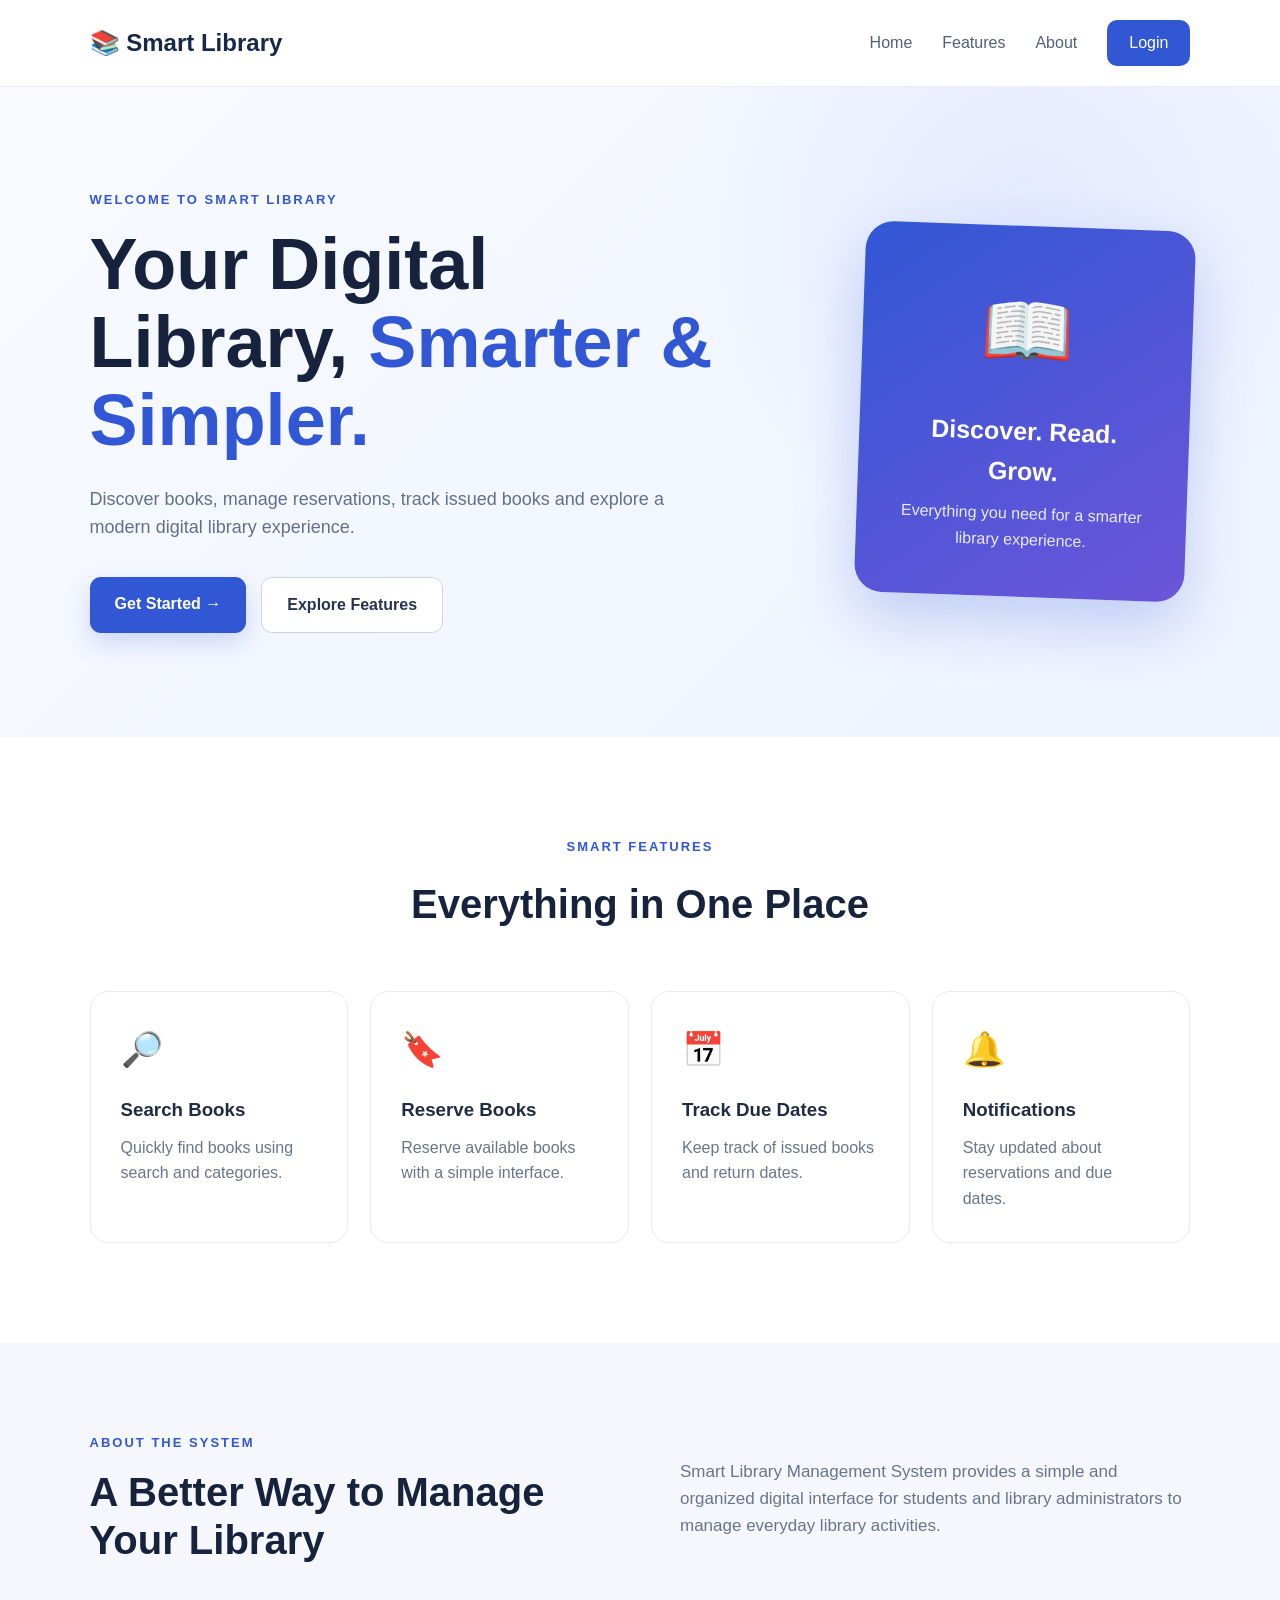
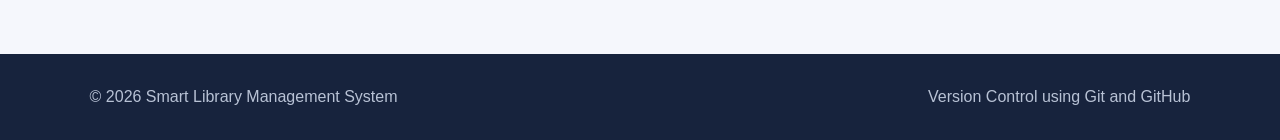
<file: index.html>
<!DOCTYPE html>
<html lang="en">
<head>
    <meta charset="UTF-8">
    <meta name="viewport" content="width=device-width, initial-scale=1.0">
    <title>Smart Library Management System</title>
    <link rel="stylesheet" href="style.css">
</head>

<body>

    <header>
        <div class="logo">📚 Smart Library</div>

        <nav>
            <a href="index.html">Home</a>
            <a href="#features">Features</a>
            <a href="#about">About</a>
            <a href="login.html" class="login-btn">Login</a>
        </nav>
    </header>

    <main>

        <section class="hero">
            <div class="hero-content">
                <p class="welcome">WELCOME TO SMART LIBRARY</p>

                <h1>
                    Your Digital Library,
                    <span>Smarter & Simpler.</span>
                </h1>

                <p>
                    Discover books, manage reservations, track issued books
                    and explore a modern digital library experience.
                </p>

                <div class="hero-buttons">
                    <a href="login.html" class="primary-btn">Get Started →</a>
                    <a href="#features" class="secondary-btn">Explore Features</a>
                </div>
            </div>

            <div class="hero-card">
                <div class="book-icon">📖</div>
                <h3>Discover. Read. Grow.</h3>
                <p>Everything you need for a smarter library experience.</p>
            </div>
        </section>

        <section id="features" class="features">
            <div class="section-title">
                <p>SMART FEATURES</p>
                <h2>Everything in One Place</h2>
            </div>

            <div class="feature-grid">

                <div class="feature-card">
                    <div>🔎</div>
                    <h3>Search Books</h3>
                    <p>Quickly find books using search and categories.</p>
                </div>

                <div class="feature-card">
                    <div>🔖</div>
                    <h3>Reserve Books</h3>
                    <p>Reserve available books with a simple interface.</p>
                </div>

                <div class="feature-card">
                    <div>📅</div>
                    <h3>Track Due Dates</h3>
                    <p>Keep track of issued books and return dates.</p>
                </div>

                <div class="feature-card">
                    <div>🔔</div>
                    <h3>Notifications</h3>
                    <p>Stay updated about reservations and due dates.</p>
                </div>

            </div>
        </section>

        <section id="about" class="about">
            <div>
                <p class="section-label">ABOUT THE SYSTEM</p>
                <h2>A Better Way to Manage Your Library</h2>
            </div>

            <p>
                Smart Library Management System provides a simple and
                organized digital interface for students and library
                administrators to manage everyday library activities.
            </p>
        </section>

    </main>

    <footer>
        <p>© 2026 Smart Library Management System</p>
        <p>Version Control using Git and GitHub</p>
    </footer>

</body>
</html>
</file>
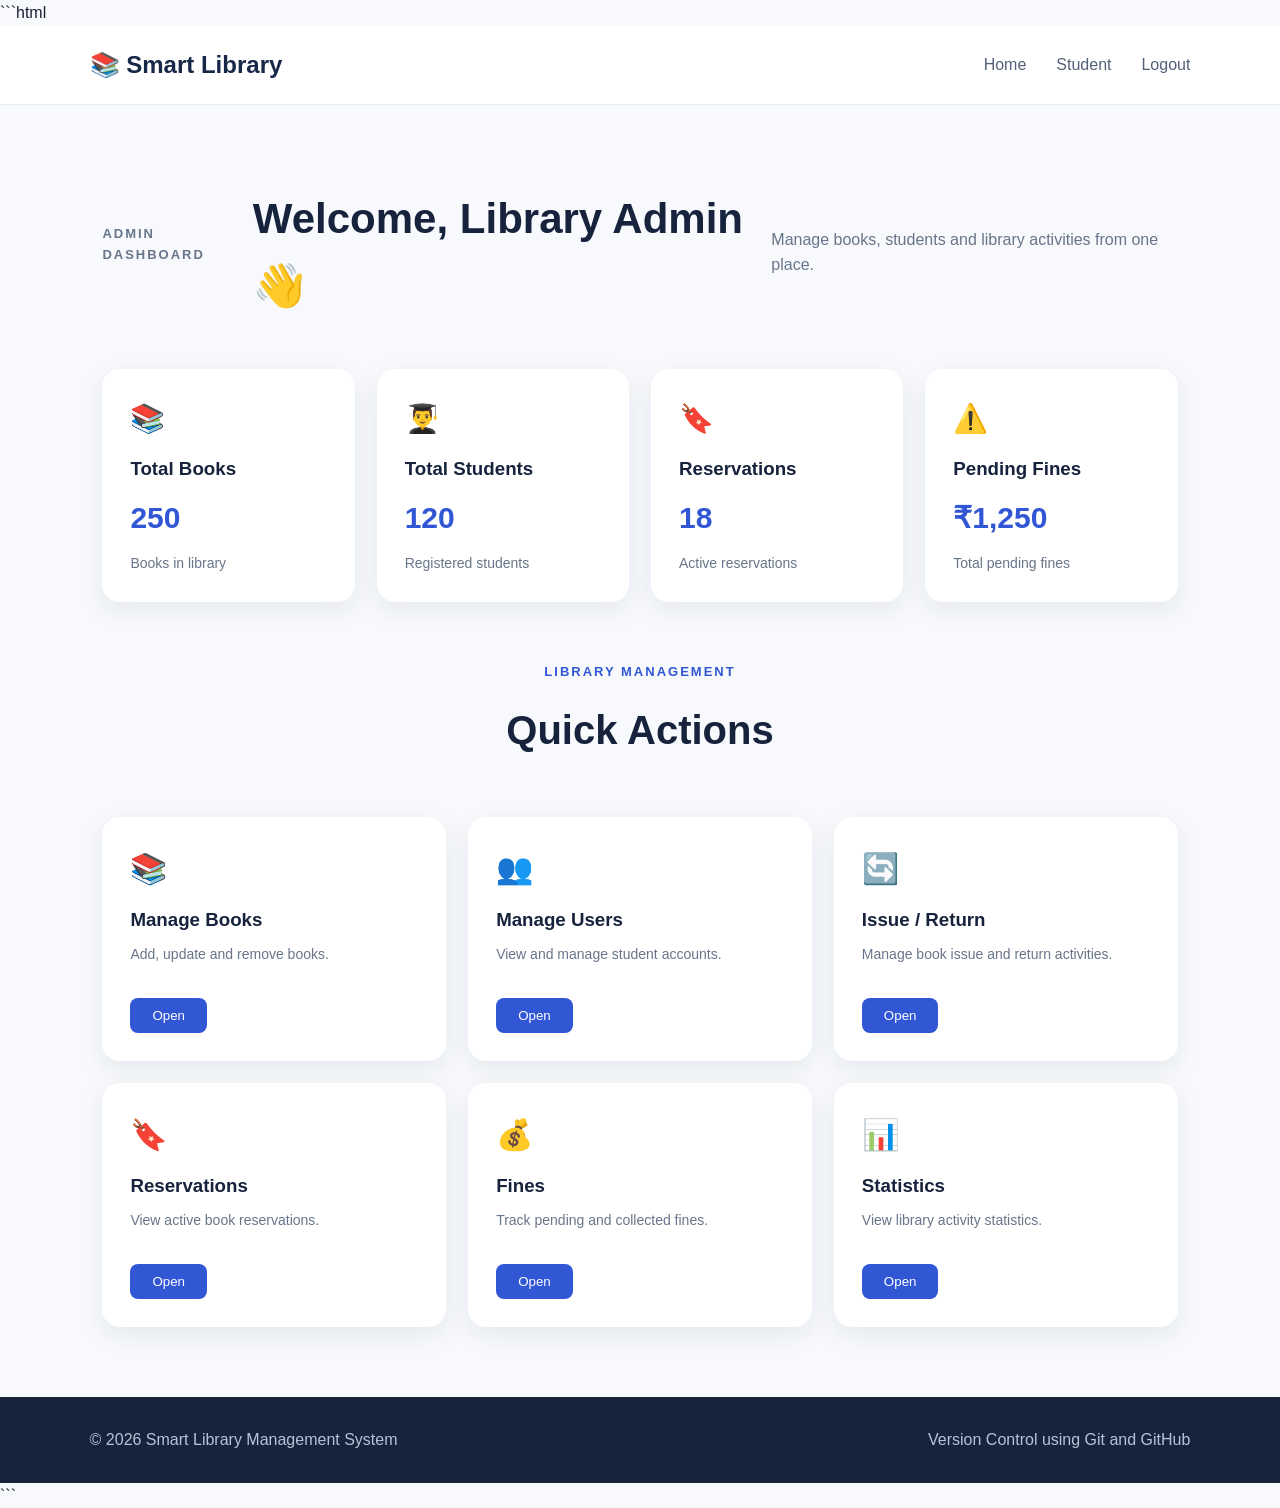
<file: admin-dashboard.html>
```html
<!DOCTYPE html>
<html lang="en">
<head>
    <meta charset="UTF-8">
    <meta name="viewport" content="width=device-width, initial-scale=1.0">
    <title>Admin Dashboard | Smart Library</title>
    <link rel="stylesheet" href="style.css">
</head>

<body>

<header>
    <div class="logo">📚 Smart Library</div>

    <nav>
        <a href="index.html">Home</a>
        <a href="student-dashboard.html">Student</a>
        <a href="login.html">Logout</a>
    </nav>
</header>

<main class="dashboard-page">

    <section class="dashboard-header">
        <p class="section-label">ADMIN DASHBOARD</p>

        <h1>Welcome, Library Admin 👋</h1>

        <p>
            Manage books, students and library activities
            from one place.
        </p>
    </section>

    <section class="dashboard-stats">

        <div class="dashboard-card">
            <div class="dashboard-icon">📚</div>
            <h3>Total Books</h3>
            <strong>250</strong>
            <p>Books in library</p>
        </div>

        <div class="dashboard-card">
            <div class="dashboard-icon">👨‍🎓</div>
            <h3>Total Students</h3>
            <strong>120</strong>
            <p>Registered students</p>
        </div>

        <div class="dashboard-card">
            <div class="dashboard-icon">🔖</div>
            <h3>Reservations</h3>
            <strong>18</strong>
            <p>Active reservations</p>
        </div>

        <div class="dashboard-card">
            <div class="dashboard-icon">⚠️</div>
            <h3>Pending Fines</h3>
            <strong>₹1,250</strong>
            <p>Total pending fines</p>
        </div>

    </section>

    <section class="admin-section">

        <div class="section-title">
            <p>LIBRARY MANAGEMENT</p>
            <h2>Quick Actions</h2>
        </div>

        <div class="admin-actions">

            <div class="admin-action">
                <div>📚</div>
                <h3>Manage Books</h3>
                <p>Add, update and remove books.</p>
                <button onclick="adminMessage('Manage Books')">
                    Open
                </button>
            </div>

            <div class="admin-action">
                <div>👥</div>
                <h3>Manage Users</h3>
                <p>View and manage student accounts.</p>
                <button onclick="adminMessage('Manage Users')">
                    Open
                </button>
            </div>

            <div class="admin-action">
                <div>🔄</div>
                <h3>Issue / Return</h3>
                <p>Manage book issue and return activities.</p>
                <button onclick="adminMessage('Issue / Return')">
                    Open
                </button>
            </div>

            <div class="admin-action">
                <div>🔖</div>
                <h3>Reservations</h3>
                <p>View active book reservations.</p>
                <button onclick="adminMessage('Reservations')">
                    Open
                </button>
            </div>

            <div class="admin-action">
                <div>💰</div>
                <h3>Fines</h3>
                <p>Track pending and collected fines.</p>
                <button onclick="adminMessage('Fines')">
                    Open
                </button>
            </div>

            <div class="admin-action">
                <div>📊</div>
                <h3>Statistics</h3>
                <p>View library activity statistics.</p>
                <button onclick="adminMessage('Statistics')">
                    Open
                </button>
            </div>

        </div>

    </section>

</main>

<footer>
    <p>© 2026 Smart Library Management System</p>
    <p>Version Control using Git and GitHub</p>
</footer>

<script>
function adminMessage(section) {
    alert(section + " section opened successfully!");
}
</script>

</body>
</html>
```
</file>
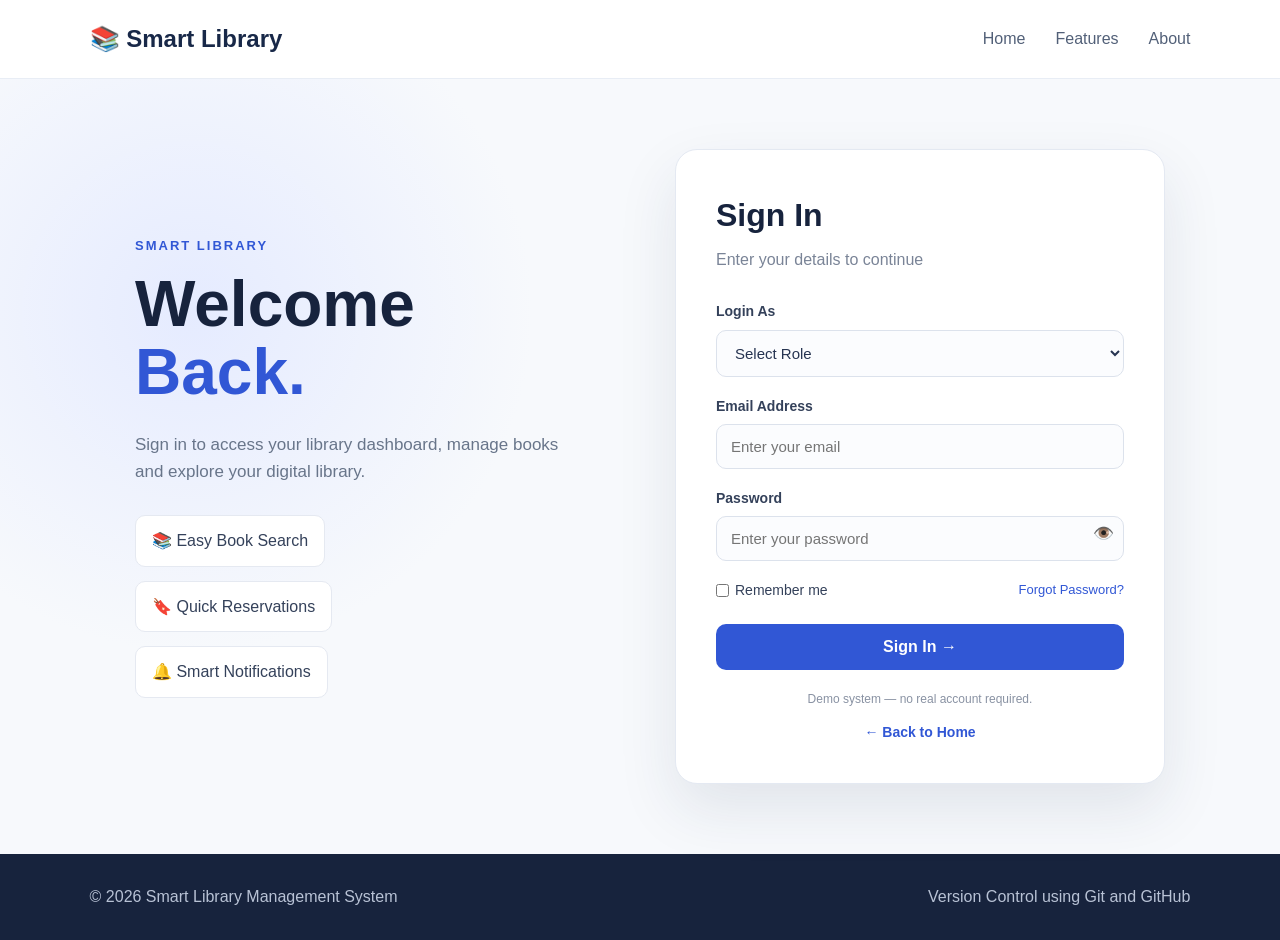
<file: login.html>
<!DOCTYPE html>
<html lang="en">
<head>
    <meta charset="UTF-8">
    <meta name="viewport" content="width=device-width, initial-scale=1.0">
    <title>Login | Smart Library</title>
    <link rel="stylesheet" href="style.css">
</head>

<body>

    <header>
        <div class="logo">📚 Smart Library</div>

        <nav>
            <a href="index.html">Home</a>
            <a href="index.html#features">Features</a>
            <a href="index.html#about">About</a>
        </nav>
    </header>

    <main class="login-page">

        <div class="login-container">

            <div class="login-intro">
                <p class="welcome">SMART LIBRARY</p>

                <h1>Welcome<br>
                    <span>Back.</span>
                </h1>

                <p>
                    Sign in to access your library dashboard,
                    manage books and explore your digital library.
                </p>

                <div class="login-highlights">
                    <div>📚 Easy Book Search</div>
                    <div>🔖 Quick Reservations</div>
                    <div>🔔 Smart Notifications</div>
                </div>
            </div>

            <div class="login-card">

                <div class="login-card-header">
                    <h2>Sign In</h2>
                    <p>Enter your details to continue</p>
                </div>

                <form id="loginForm">

                    <label for="role">Login As</label>

                    <select id="role" required>
                        <option value="">Select Role</option>
                        <option value="student">Student</option>
                        <option value="admin">Library Admin</option>
                    </select>

                    <label for="email">Email Address</label>

                    <input
                        type="email"
                        id="email"
                        placeholder="Enter your email"
                        required
                    >

                    <label for="password">Password</label>

                    <div class="password-box">
                        <input
                            type="password"
                            id="password"
                            placeholder="Enter your password"
                            required
                        >

                        <button type="button" id="togglePassword">
                            👁️
                        </button>
                    </div>

                    <div class="login-options">
                        <label class="remember">
                            <input type="checkbox">
                            Remember me
                        </label>

                        <a href="#">Forgot Password?</a>
                    </div>

                    <button type="submit" class="login-submit">
                        Sign In →
                    </button>

                </form>

                <p class="demo-note">
                    Demo system — no real account required.
                </p>

                <a href="index.html" class="back-home">
                    ← Back to Home
                </a>

            </div>

        </div>

    </main>

    <footer>
        <p>© 2026 Smart Library Management System</p>
        <p>Version Control using Git and GitHub</p>
    </footer>

    <script src="script.js"></script>

</body>
</html>
</file>
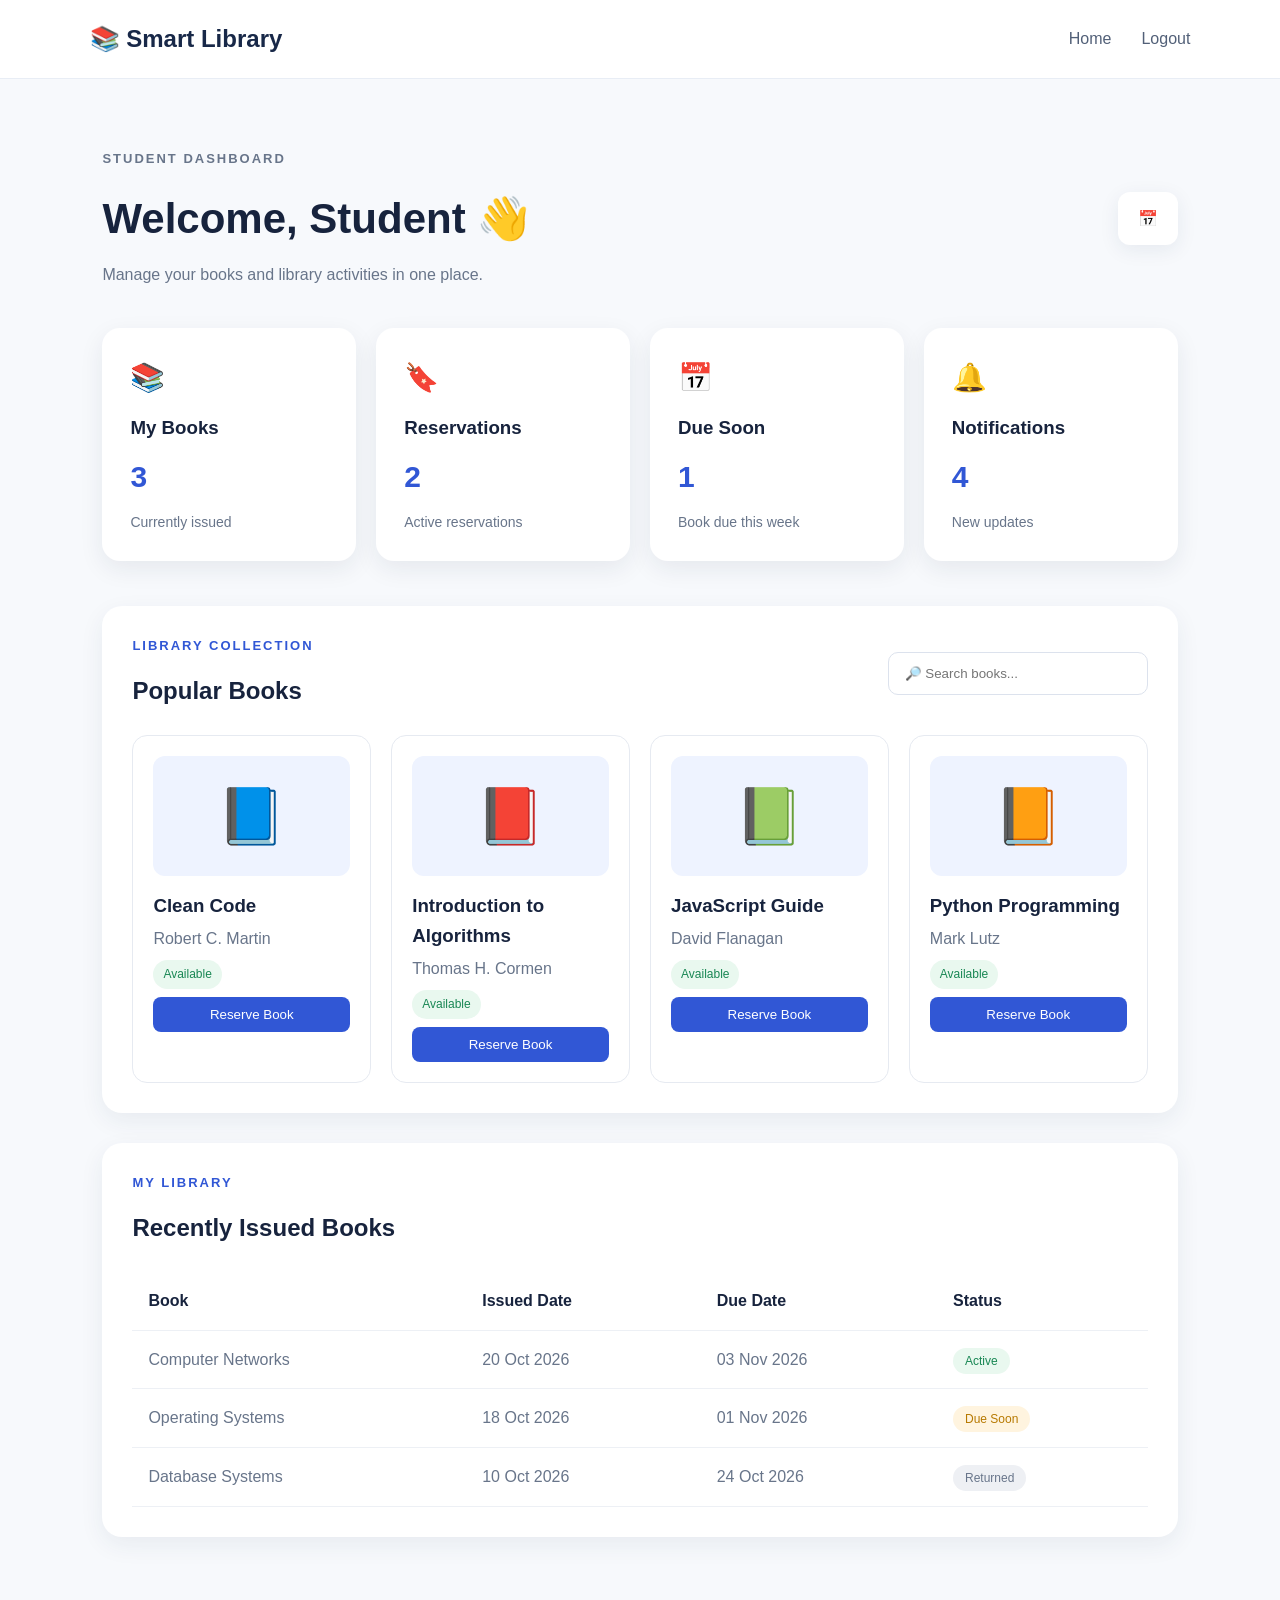
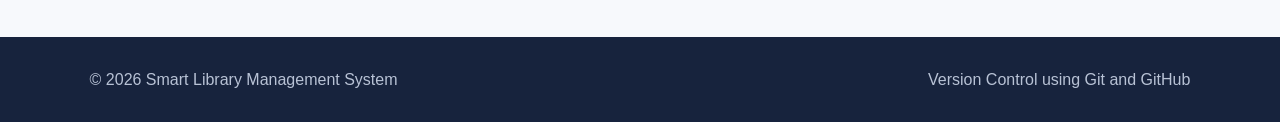
<file: student-dashboard.html>
<!DOCTYPE html>
<html lang="en">
<head>
    <meta charset="UTF-8">
    <meta name="viewport" content="width=device-width, initial-scale=1.0">
    <title>Student Dashboard | Smart Library</title>
    <link rel="stylesheet" href="style.css">
</head>

<body>

<header>
    <div class="logo">📚 Smart Library</div>

    <nav>
        <a href="index.html">Home</a>
        <a href="login.html">Logout</a>
    </nav>
</header>

<main class="dashboard-page">

    <div class="dashboard-header">
        <div>
            <p class="section-label">STUDENT DASHBOARD</p>
            <h1>Welcome, Student 👋</h1>
            <p>Manage your books and library activities in one place.</p>
        </div>

        <div class="dashboard-date">
            📅 <span id="todayDate"></span>
        </div>
    </div>

    <div class="dashboard-cards">

        <div class="dashboard-card">
            <div class="dashboard-icon">📚</div>
            <h3>My Books</h3>
            <strong>3</strong>
            <p>Currently issued</p>
        </div>

        <div class="dashboard-card">
            <div class="dashboard-icon">🔖</div>
            <h3>Reservations</h3>
            <strong>2</strong>
            <p>Active reservations</p>
        </div>

        <div class="dashboard-card">
            <div class="dashboard-icon">📅</div>
            <h3>Due Soon</h3>
            <strong>1</strong>
            <p>Book due this week</p>
        </div>

        <div class="dashboard-card">
            <div class="dashboard-icon">🔔</div>
            <h3>Notifications</h3>
            <strong>4</strong>
            <p>New updates</p>
        </div>

    </div>

    <section class="dashboard-section">

        <div class="section-heading">
            <div>
                <p class="section-label">LIBRARY COLLECTION</p>
                <h2>Popular Books</h2>
            </div>

            <input
                type="text"
                id="bookSearch"
                placeholder="🔎 Search books..."
            >
        </div>

        <div class="book-grid" id="bookGrid">

            <div class="book-card">
                <div class="book-cover">📘</div>
                <h3>Clean Code</h3>
                <p>Robert C. Martin</p>
                <span class="available">Available</span>
                <button onclick="reserveBook('Clean Code')">
                    Reserve Book
                </button>
            </div>

            <div class="book-card">
                <div class="book-cover">📕</div>
                <h3>Introduction to Algorithms</h3>
                <p>Thomas H. Cormen</p>
                <span class="available">Available</span>
                <button onclick="reserveBook('Introduction to Algorithms')">
                    Reserve Book
                </button>
            </div>

            <div class="book-card">
                <div class="book-cover">📗</div>
                <h3>JavaScript Guide</h3>
                <p>David Flanagan</p>
                <span class="available">Available</span>
                <button onclick="reserveBook('JavaScript Guide')">
                    Reserve Book
                </button>
            </div>

            <div class="book-card">
                <div class="book-cover">📙</div>
                <h3>Python Programming</h3>
                <p>Mark Lutz</p>
                <span class="available">Available</span>
                <button onclick="reserveBook('Python Programming')">
                    Reserve Book
                </button>
            </div>

        </div>

    </section>

    <section class="dashboard-section">

        <div class="section-heading">
            <div>
                <p class="section-label">MY LIBRARY</p>
                <h2>Recently Issued Books</h2>
            </div>
        </div>

        <div class="table-container">

            <table>
                <thead>
                    <tr>
                        <th>Book</th>
                        <th>Issued Date</th>
                        <th>Due Date</th>
                        <th>Status</th>
                    </tr>
                </thead>

                <tbody>
                    <tr>
                        <td>Computer Networks</td>
                        <td>20 Oct 2026</td>
                        <td>03 Nov 2026</td>
                        <td><span class="status-active">Active</span></td>
                    </tr>

                    <tr>
                        <td>Operating Systems</td>
                        <td>18 Oct 2026</td>
                        <td>01 Nov 2026</td>
                        <td><span class="status-warning">Due Soon</span></td>
                    </tr>

                    <tr>
                        <td>Database Systems</td>
                        <td>10 Oct 2026</td>
                        <td>24 Oct 2026</td>
                        <td><span class="status-returned">Returned</span></td>
                    </tr>
                </tbody>
            </table>

        </div>

    </section>

</main>

<footer>
    <p>© 2026 Smart Library Management System</p>
    <p>Version Control using Git and GitHub</p>
</footer>

<script src="script.js"></script>

</body>
</html>
</file>
<file: style.css>
* {
    margin: 0;
    padding: 0;
    box-sizing: border-box;
}

html {
    scroll-behavior: smooth;
}

body {
    font-family: "Segoe UI", Arial, sans-serif;
    background: #f7f9fc;
    color: #172033;
    line-height: 1.6;
}

/* HEADER */

header {
    width: 100%;
    padding: 20px 7%;
    display: flex;
    justify-content: space-between;
    align-items: center;
    background: #ffffff;
    border-bottom: 1px solid #e8edf5;
    position: sticky;
    top: 0;
    z-index: 1000;
}

.logo {
    font-size: 24px;
    font-weight: 700;
    color: #182848;
}

nav {
    display: flex;
    align-items: center;
    gap: 30px;
}

nav a {
    text-decoration: none;
    color: #526078;
    font-weight: 500;
    transition: 0.3s;
}

nav a:hover {
    color: #3157d5;
}

.login-btn {
    background: #3157d5;
    color: white !important;
    padding: 10px 22px;
    border-radius: 10px;
}

.login-btn:hover {
    background: #2445b5;
}

/* HERO */

.hero {
    min-height: 650px;
    padding: 90px 7%;
    display: flex;
    align-items: center;
    justify-content: space-between;
    gap: 60px;
    background:
        radial-gradient(circle at 80% 20%, #e4eaff 0, transparent 30%),
        linear-gradient(135deg, #f8faff, #eef3ff);
}

.hero-content {
    max-width: 650px;
}

.welcome,
.section-label,
.section-title p {
    color: #3157d5;
    font-size: 13px;
    font-weight: 700;
    letter-spacing: 2px;
    margin-bottom: 15px;
}

.hero h1 {
    font-size: clamp(42px, 6vw, 72px);
    line-height: 1.08;
    color: #17233d;
    margin-bottom: 25px;
}

.hero h1 span {
    color: #3157d5;
}

.hero-content > p:not(.welcome) {
    font-size: 18px;
    color: #647087;
    max-width: 580px;
    margin-bottom: 35px;
}

.hero-buttons {
    display: flex;
    gap: 15px;
    flex-wrap: wrap;
}

.primary-btn,
.secondary-btn {
    display: inline-block;
    padding: 14px 25px;
    border-radius: 11px;
    text-decoration: none;
    font-weight: 600;
    transition: 0.3s;
}

.primary-btn {
    background: #3157d5;
    color: white;
    box-shadow: 0 10px 25px rgba(49, 87, 213, 0.2);
}

.primary-btn:hover {
    transform: translateY(-3px);
    background: #2445b5;
}

.secondary-btn {
    border: 1px solid #ccd5e5;
    color: #263451;
    background: white;
}

.secondary-btn:hover {
    transform: translateY(-3px);
    border-color: #3157d5;
}

/* HERO CARD */

.hero-card {
    width: 330px;
    min-height: 330px;
    padding: 45px 35px;
    border-radius: 28px;
    background: linear-gradient(145deg, #3157d5, #6d55d9);
    color: white;
    text-align: center;
    display: flex;
    flex-direction: column;
    justify-content: center;
    box-shadow: 0 25px 60px rgba(49, 87, 213, 0.25);
    transform: rotate(2deg);
}

.book-icon {
    font-size: 75px;
    margin-bottom: 20px;
}

.hero-card h3 {
    font-size: 25px;
    margin-bottom: 10px;
}

.hero-card p {
    color: #e8ebff;
}

/* FEATURES */

.features {
    padding: 100px 7%;
    background: #ffffff;
}

.section-title {
    text-align: center;
    margin-bottom: 55px;
}

.section-title h2 {
    font-size: 40px;
    color: #17233d;
}

.feature-grid {
    display: grid;
    grid-template-columns: repeat(4, 1fr);
    gap: 22px;
}

.feature-card {
    padding: 30px;
    border: 1px solid #e7ebf2;
    border-radius: 18px;
    background: #ffffff;
    transition: 0.3s;
}

.feature-card:hover {
    transform: translateY(-7px);
    box-shadow: 0 18px 40px rgba(28, 45, 80, 0.09);
    border-color: #d5def8;
}

.feature-card > div {
    font-size: 34px;
    margin-bottom: 18px;
}

.feature-card h3 {
    margin-bottom: 10px;
    color: #202c45;
}

.feature-card p {
    color: #69758a;
}

/* ABOUT */

.about {
    padding: 90px 7%;
    display: grid;
    grid-template-columns: 1fr 1fr;
    gap: 80px;
    align-items: center;
    background: #f5f7fc;
}

.about h2 {
    font-size: 40px;
    line-height: 1.2;
    color: #17233d;
}

.about > p {
    color: #68758a;
    font-size: 17px;
}

/* FOOTER */

footer {
    padding: 30px 7%;
    background: #17233d;
    color: #b8c2d5;
    display: flex;
    justify-content: space-between;
    gap: 20px;
    flex-wrap: wrap;
}

/* RESPONSIVE */

@media (max-width: 900px) {

    header {
        padding: 18px 5%;
    }

    nav {
        gap: 12px;
    }

    .hero {
        padding: 70px 5%;
        flex-direction: column;
        text-align: center;
    }

    .hero-buttons {
        justify-content: center;
    }

    .hero-card {
        width: 300px;
    }

    .feature-grid {
        grid-template-columns: repeat(2, 1fr);
    }

    .about {
        grid-template-columns: 1fr;
        gap: 30px;
    }
}

@media (max-width: 600px) {

    nav a:not(.login-btn) {
        display: none;
    }

    .hero h1 {
        font-size: 42px;
    }

    .hero-content > p:not(.welcome) {
        font-size: 16px;
    }

    .feature-grid {
        grid-template-columns: 1fr;
    }

    .section-title h2,
    .about h2 {
        font-size: 32px;
    }

    footer {
        flex-direction: column;
        text-align: center;
    }
}
/* LOGIN PAGE */

.login-page {
    min-height: calc(100vh - 150px);
    padding: 70px 7%;
    display: flex;
    align-items: center;
    justify-content: center;
    background:
        radial-gradient(circle at 15% 30%, #e5ebff 0, transparent 28%),
        #f7f9fc;
}

.login-container {
    width: 100%;
    max-width: 1050px;
    display: grid;
    grid-template-columns: 1fr 1fr;
    gap: 70px;
    align-items: center;
}

.login-intro {
    padding: 20px;
}

.login-intro h1 {
    font-size: 64px;
    line-height: 1.05;
    color: #17233d;
    margin-bottom: 25px;
}

.login-intro h1 span {
    color: #3157d5;
}

.login-intro > p:not(.welcome) {
    max-width: 480px;
    color: #68758a;
    font-size: 17px;
    margin-bottom: 30px;
}

.login-highlights {
    display: flex;
    flex-direction: column;
    gap: 14px;
    color: #34415a;
    font-weight: 500;
}

.login-highlights div {
    padding: 12px 16px;
    background: white;
    border: 1px solid #e5e9f1;
    border-radius: 10px;
    width: fit-content;
}

/* LOGIN CARD */

.login-card {
    background: white;
    padding: 40px;
    border-radius: 22px;
    border: 1px solid #e4e9f2;
    box-shadow: 0 25px 60px rgba(28, 45, 80, 0.10);
}

.login-card-header {
    margin-bottom: 28px;
}

.login-card-header h2 {
    font-size: 32px;
    color: #17233d;
    margin-bottom: 5px;
}

.login-card-header p {
    color: #7a8497;
}

/* FORM */

.login-card form {
    display: flex;
    flex-direction: column;
}

.login-card label {
    margin-bottom: 7px;
    color: #34415a;
    font-size: 14px;
    font-weight: 600;
}

.login-card input,
.login-card select {
    width: 100%;
    padding: 13px 14px;
    margin-bottom: 18px;
    border: 1px solid #dce2ec;
    border-radius: 10px;
    outline: none;
    background: #fbfcfe;
    color: #263451;
    font-size: 15px;
    transition: 0.3s;
}

.login-card input:focus,
.login-card select:focus {
    border-color: #3157d5;
    box-shadow: 0 0 0 3px rgba(49, 87, 213, 0.08);
    background: white;
}

/* PASSWORD */

.password-box {
    position: relative;
}

.password-box input {
    padding-right: 50px;
}

.password-box button {
    position: absolute;
    right: 10px;
    top: 7px;
    border: none;
    background: transparent;
    cursor: pointer;
    font-size: 17px;
}

/* OPTIONS */

.login-options {
    display: flex;
    justify-content: space-between;
    align-items: center;
    margin: 0 0 22px;
    font-size: 13px;
}

.login-options a {
    color: #3157d5;
    text-decoration: none;
}

.remember {
    display: flex;
    align-items: center;
    gap: 6px;
    margin: 0 !important;
    font-weight: 400 !important;
}

.remember input {
    width: auto;
    margin: 0;
}

/* BUTTON */

.login-submit {
    border: none;
    padding: 14px;
    border-radius: 10px;
    background: #3157d5;
    color: white;
    font-size: 16px;
    font-weight: 600;
    cursor: pointer;
    transition: 0.3s;
}

.login-submit:hover {
    background: #2445b5;
    transform: translateY(-2px);
    box-shadow: 0 10px 25px rgba(49, 87, 213, 0.20);
}

.demo-note {
    text-align: center;
    color: #8992a3;
    font-size: 12px;
    margin: 20px 0 12px;
}

.back-home {
    display: block;
    text-align: center;
    color: #3157d5;
    text-decoration: none;
    font-size: 14px;
    font-weight: 600;
}

/* LOGIN RESPONSIVE */

@media (max-width: 800px) {

    .login-container {
        grid-template-columns: 1fr;
        gap: 30px;
    }

    .login-intro {
        text-align: center;
    }

    .login-intro h1 {
        font-size: 48px;
    }

    .login-highlights {
        align-items: center;
    }
}

@media (max-width: 500px) {

    .login-page {
        padding: 40px 5%;
    }

    .login-card {
        padding: 28px 22px;
    }

    .login-intro h1 {
        font-size: 42px;
    }
}
/* ================================
   STUDENT DASHBOARD
================================ */

.dashboard-page {
    padding: 60px 8%;
    background: #f7f9fc;
    min-height: 100vh;
}

.dashboard-header {
    display: flex;
    justify-content: space-between;
    align-items: center;
    margin-bottom: 35px;
}

.dashboard-header h1 {
    font-size: 38px;
    color: #17233d;
    margin: 8px 0;
}

.dashboard-header p {
    color: #68758a;
}

.dashboard-date {
    background: white;
    padding: 14px 20px;
    border-radius: 12px;
    box-shadow: 0 5px 20px rgba(30, 50, 90, 0.08);
    color: #3157d5;
    font-weight: 600;
}

.dashboard-cards {
    display: grid;
    grid-template-columns: repeat(4, 1fr);
    gap: 20px;
    margin-bottom: 45px;
}

.dashboard-card {
    background: white;
    padding: 25px;
    border-radius: 18px;
    box-shadow: 0 8px 25px rgba(30, 50, 90, 0.08);
    transition: 0.3s;
}

.dashboard-card:hover {
    transform: translateY(-5px);
}

.dashboard-icon {
    font-size: 28px;
    margin-bottom: 12px;
}

.dashboard-card h3 {
    color: #17233d;
    margin: 5px 0;
}

.dashboard-card strong {
    display: block;
    font-size: 30px;
    color: #3157d5;
    margin: 8px 0;
}

.dashboard-card p {
    color: #68758a;
    margin: 0;
}

.dashboard-section {
    background: white;
    padding: 30px;
    border-radius: 20px;
    margin-bottom: 30px;
    box-shadow: 0 8px 25px rgba(30, 50, 90, 0.07);
}

.section-heading {
    display: flex;
    justify-content: space-between;
    align-items: center;
    margin-bottom: 25px;
}

.section-heading h2 {
    color: #17233d;
    margin-top: 5px;
}

#bookSearch {
    width: 260px;
    padding: 13px 16px;
    border: 1px solid #dce2ed;
    border-radius: 10px;
    outline: none;
}

.book-grid {
    display: grid;
    grid-template-columns: repeat(4, 1fr);
    gap: 20px;
}

.book-card {
    border: 1px solid #e6eaf1;
    border-radius: 15px;
    padding: 20px;
    transition: 0.3s;
}

.book-card:hover {
    transform: translateY(-4px);
    box-shadow: 0 8px 20px rgba(30, 50, 90, 0.1);
}

.book-cover {
    height: 120px;
    display: flex;
    align-items: center;
    justify-content: center;
    background: #eef3ff;
    border-radius: 12px;
    font-size: 55px;
    margin-bottom: 15px;
}

.book-card h3 {
    color: #17233d;
    margin-bottom: 5px;
}

.book-card p {
    color: #68758a;
}

.available {
    display: inline-block;
    color: #198754;
    background: #e9f8ef;
    padding: 5px 10px;
    border-radius: 20px;
    font-size: 12px;
    margin: 8px 0;
}

.book-card button {
    width: 100%;
    padding: 10px;
    border: none;
    border-radius: 8px;
    background: #3157d5;
    color: white;
    cursor: pointer;
}

.book-card button:hover {
    background: #2445b5;
}

.table-container {
    overflow-x: auto;
}

table {
    width: 100%;
    border-collapse: collapse;
}

th, td {
    padding: 16px;
    text-align: left;
    border-bottom: 1px solid #edf0f5;
}

th {
    color: #17233d;
}

td {
    color: #68758a;
}

.status-active,
.status-warning,
.status-returned {
    padding: 6px 12px;
    border-radius: 20px;
    font-size: 12px;
}

.status-active {
    background: #e9f8ef;
    color: #198754;
}

.status-warning {
    background: #fff4df;
    color: #b77900;
}

.status-returned {
    background: #eef0f4;
    color: #68758a;
}

/* Responsive */

@media (max-width: 900px) {
    .dashboard-cards,
    .book-grid {
        grid-template-columns: repeat(2, 1fr);
    }

    .dashboard-header {
        flex-direction: column;
        align-items: flex-start;
        gap: 20px;
    }
}

@media (max-width: 600px) {
    .dashboard-page {
        padding: 40px 5%;
    }

    .dashboard-cards,
    .book-grid {
        grid-template-columns: 1fr;
    }

    .section-heading {
        flex-direction: column;
        align-items: flex-start;
        gap: 15px;
    }

    #bookSearch {
        width: 100%;
    }
}
/* ================================
   ADMIN DASHBOARD
================================ */

.dashboard-page {
    padding: 70px 8%;
    background: #f7f9fc;
    min-height: 75vh;
}

.dashboard-header {
    margin-bottom: 40px;
}

.dashboard-header h1 {
    font-size: 42px;
    color: #17233d;
    margin: 10px 0;
}

.dashboard-header p {
    color: #68758a;
}

.dashboard-stats {
    display: grid;
    grid-template-columns: repeat(4, 1fr);
    gap: 22px;
    margin-bottom: 60px;
}

.dashboard-card {
    background: white;
    padding: 28px;
    border-radius: 18px;
    box-shadow: 0 8px 25px rgba(23, 35, 61, 0.08);
}

.dashboard-icon {
    font-size: 28px;
    margin-bottom: 12px;
}

.dashboard-card h3 {
    color: #17233d;
    margin: 5px 0;
}

.dashboard-card strong {
    display: block;
    font-size: 30px;
    color: #3157d5;
    margin: 10px 0;
}

.dashboard-card p {
    color: #68758a;
    font-size: 14px;
}

.admin-section {
    margin-top: 20px;
}

.admin-actions {
    display: grid;
    grid-template-columns: repeat(3, 1fr);
    gap: 22px;
}

.admin-action {
    background: white;
    padding: 28px;
    border-radius: 18px;
    box-shadow: 0 8px 25px rgba(23, 35, 61, 0.08);
    transition: 0.3s;
}

.admin-action:hover {
    transform: translateY(-5px);
}

.admin-action > div {
    font-size: 30px;
}

.admin-action h3 {
    color: #17233d;
    margin: 12px 0 8px;
}

.admin-action p {
    color: #68758a;
    font-size: 14px;
    min-height: 40px;
}

.admin-action button {
    margin-top: 15px;
    padding: 10px 22px;
    border: none;
    border-radius: 8px;
    background: #3157d5;
    color: white;
    cursor: pointer;
}

.admin-action button:hover {
    background: #2445b5;
}

@media (max-width: 900px) {
    .dashboard-stats {
        grid-template-columns: repeat(2, 1fr);
    }

    .admin-actions {
        grid-template-columns: repeat(2, 1fr);
    }
}

@media (max-width: 600px) {
    .dashboard-page {
        padding: 40px 5%;
    }

    .dashboard-header h1 {
        font-size: 30px;
    }

    .dashboard-stats,
    .admin-actions {
        grid-template-columns: 1fr;
    }
}
</file>
